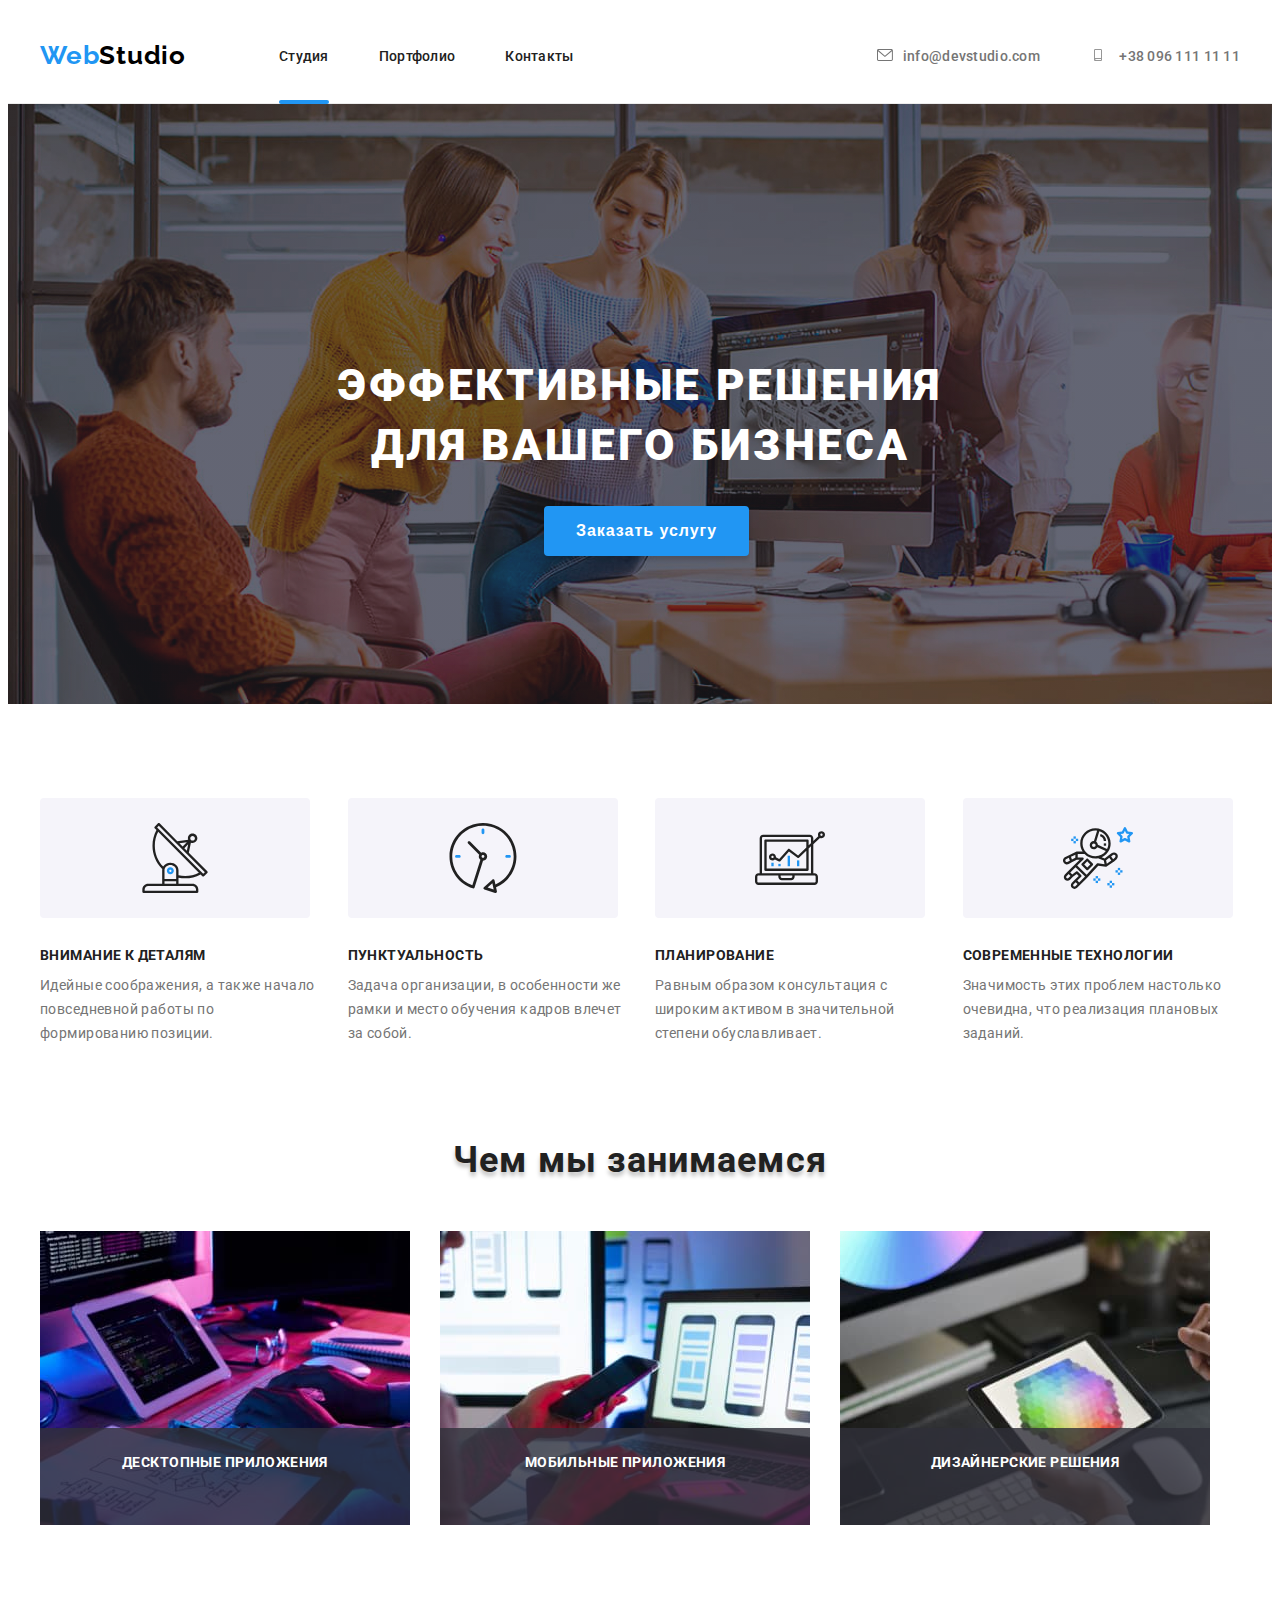
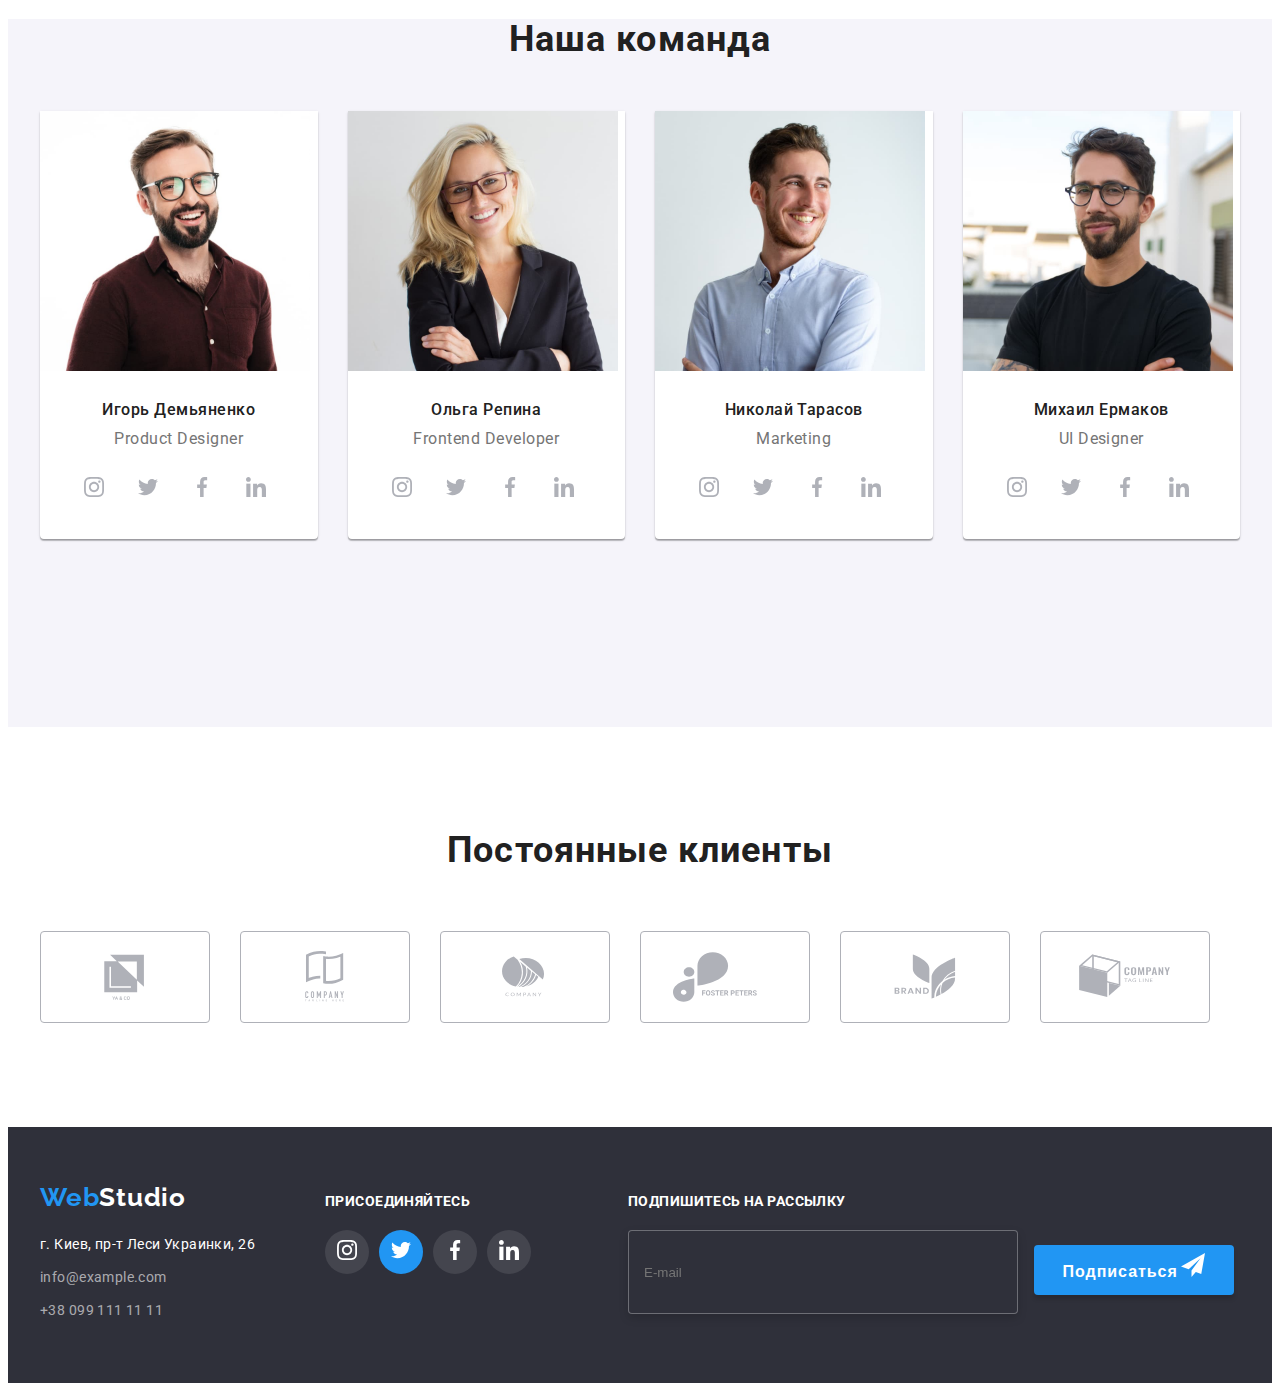
<file: index.html>
<!DOCTYPE html>
<html lang="ru">
<head>
    <meta charset="UTF-8">
    <meta http-equiv="X-UA-Compatible" content="IE=edge">
    <meta name="viewport" content="width=device-width, initial-scale=1.0">
    <title>Web Studio</title>
<link rel="preconnect" href="https://fonts.gstatic.com">
<link 
    href="https://fonts.googleapis.com/css2?family=Raleway:wght@700&family=Roboto:wght@400;500;700;900&display=swap"
    rel="stylesheet">
    <link rel="stylesheet" href="https://cdnjs.cloudflare.com/ajax/libs/modern-normalize/1.1.0/modern-normalize.min.css"
        
    integrity="sha512-wpPYUAdjBVSE4KJnH1VR1HeZfpl1ub8YT/NKx4PuQ5NmX2tKuGu6U/JRp5y+Y8XG2tV+wKQpNHVUX03MfMFn9Q=="
    crossorigin="anonymous" referrerpolicy="no-referrer" />
    
<link rel="stylesheet" href="./css/main.min.css">

</head>

<body>
    <!--HEADER-->
    <div class="page-header">
        <div class="container">
            <header class="header">
                <nav class="main-nav navigation">
                    <a target="_self" class="logo-text link " href="index.html"><span class="logo-color">Web</span>Studio</a>
        
                    <ul class="menu list">
                        <li class="menu__item">
                            <a target="_self" class="menu__link link current portfolio" href="index.html">Студия</a>
                        </li>
                        <li class="menu__item">
                            <a target="_self" class="menu__link link" href="portfolio.html">Портфолио</a>
                        </li>
                        <li class="menu__item">
                            <a target="_self" class="menu__link link" href="#footer">Контакты</a>
                        </li>
        
                    </ul>
        
        
                    <ul class="menu-header-contacts list">
                        
                        <li>
                            <a class="header-contacts menu-header-contacts-email link" href="mailto:info@devstudio.com"><svg
                                    class="contact-icons list" width="16" height="12">
                                    <use href="./images/sprite.svg#icon-list"></use>
                                </svg><span>info@devstudio.com</span>
                            </a>
                            
                        </li>

                        <li>
                            <a class="header-contacts link" href="tel:+380961111111"><svg class="contact-icons list" width="16" height="12"><use href="./images/sprite.svg#icon-smartphone"></use></svg>
                                <span>+38 096 111 11 11</span></a>
                        </li>
                    </ul>
        
        
                </nav>
        
        
            </header>
        </div>

    </div>
    

    <main>
        <!--HEROUS-->
        <div class="herous-background">
            <div class="container">
                <section class="hero">
                    <div class="hero-middle">
                        <h1 class="main-slogan">ЭФФЕКТИВНЫЕ РЕШЕНИЯ ДЛЯ ВАШЕГО БИЗНЕСА</h1>
                        <button class="modal-btn" type="button" data-modal-open>Заказать услугу</button>
                    </div>
                </section>
            
            </div>
        </div>
        
        <!--OUR DISTINCTIVE FEATURES-->
        <div class="container">
            <section>
                <div>
                    <h2 class="visually-hidden">Наши преимущества</h2>
                    <ul class="list features">
                        
                        
                        <li class="features__list-item">
                            <div class="features__icon">
                                <svg class="features-icon__1" width="70" height="70" >
                                    <use href="./images/sprite.svg#icon-antenna-1"></use>
                                </svg>
                            </div>
                            <h3 class="features__title">внимание к деталям</h3>
                            <p class="features__text">Идейные соображения, а также начало повседневной работы по формированию позиции.</p>
                        </li>
                        <li class="features__list-item">
                            <div class="features__icon">
                                <svg class="features-icon__1" width="70" height="70">
                                    <use href="./images/sprite.svg#icon-clock-1"></use>
                                </svg>
                            </div>
                            <h3 class="features__title">пунктуальность</h3>
                            <p class="features__text">Задача организации, в особенности же рамки и место обучения кадров влечет за собой.</p>
                        </li>
                        <li class="features__list-item">
                            <div class="features__icon">
                                <svg class="features-icon__1" width="70" height="70">
                                    <use href="./images/sprite.svg#icon-diagram-1"></use>
                                </svg>
                            </div>
                            <h3 class="features__title">планирование</h3>
                            <p class="features__text">Равным образом консультация с широким активом в значительной степени обуславливает.</p>
                        </li>
                        <li class="features__list-item">
                            <div class="features__icon">
                                <svg class="features-icon__1" width="70" height="70">
                                    <use href="./images/sprite.svg#icon-astronaut-1"></use>
                                </svg>
                            </div>
                            <h3 class="features__title">современные технологии</h3>
                            <p class="features__text">Значимость этих проблем настолько очевидна, что реализация плановых заданий.</p>
                        </li>
                    </ul>
                </div>
            </section>

        </div>

        <div class="container">
            <section>
                <!--WHAT WE ARE DOING-->
                <div>
                    <h2 class="activity">Чем мы занимаемся</h2>
                    <ul class="list activity-list">
                        <li class="activity-list-item">
                            <a href="#" class="activity-link link">
                                <div class="activity-front">
                                    <img src="./images/what-are-we-doing/left.jpg" alt="Человек печатает на клавиатуре" width="370" height="294">
                                    <p class="activity-overlay-text">десктопные приложения</p>
                                </div>
                            </a>
                        </li>
                        <li class="activity-list-item">
                            <a href="#" class="activity-link link">
                                <div class="activity-front">
                                    <img src="./images/what-are-we-doing/middle.jpg" alt="Человек держит в руках телефон" width="370" height="294">
                                    <p class="activity-overlay-text">мобильные приложения</p>

                                </div>
                            </a>

                        </li>
                        <li class="activity-list-item">
                            <a href="#" class="activity-link link">
                                <div class="activity-front">
                                    <img src="./images/what-are-we-doing/right.jpg" alt="Человек держит в руках планшет" width="370" height="294">
                                    <p class="activity-overlay-text">дизайнерские решения</p>
                                </div>
                            </a>
                        </li>
                    </ul>
                </div>
            
            </section>
        </div>

        
            <section class="employees">
                <!--OUR TEAM-->
                <div class="container">
                    <h2 class="our-team-tittle">Наша команда</h2>
                    <ul class="masters-list list">
                        <li class="masters-list-item">
                            <img src="./images/our-team/1.jpg" alt="мужчина в очках" width="270" height="260">
                            <h3 class="our-team-name">Игорь Демьяненко</h3>
                            <p class="our-team-post" lang="en">Product Designer</p>
                            <ul class="list our-team-social-social">
                                <li class="our-team-social-link">
                                    <a href="#" class="our-team-social-link">
                                        <svg class="our-team-social-link-icon">
                                            <use href="./images/sprite.svg#icon-instagram-2"></use>
                                        </svg>
                                    </a>
                                </li>
                                <li class="our-team-social-link">
                                    <a href="#" class="our-team-social-link">
                                        <svg class="our-team-social-link-icon">
                                            <use href="./images/sprite.svg#icon-twitter-1"></use>
                                        </svg>
                                    </a>
                                </li>
                                <li class="our-team-social-link">
                                    <a href="#" class="our-team-social-link">
                                        <svg class="our-team-social-link-icon">
                                            <use href="./images/sprite.svg#icon-facebook-1"></use>
                                        </svg>
                                    </a>
                                </li>
                                <li class="our-team-social-link">
                                    <a href="#" class="our-team-social-link">
                                        <svg class="our-team-social-link-icon">
                                            <use href="./images/sprite.svg#icon-linkedin-1"></use>
                                        </svg>
                                    </a>
                                </li>
                            
                            </ul>
                        </li>

                        <li class="masters-list-item">
                            <img src="./images/our-team/2.jpg" alt="девушка в очках" width="270" height="260">
                            <h3 class="our-team-name">Ольга Репина</h3>
                            <p class="our-team-post" lang="en">Frontend Developer</p>
                            <ul class="list our-team-social-social">
                                <li class="our-team-social-link">
                                    <a href="#" class="our-team-social-link">
                                        <svg class="our-team-social-link-icon">
                                            <use href="./images/sprite.svg#icon-instagram-2"></use>
                                        </svg>
                                    </a>
                                </li>
                                <li class="our-team-social-link">
                                    <a href="#" class="our-team-social-link">
                                        <svg class="our-team-social-link-icon">
                                            <use href="./images/sprite.svg#icon-twitter-1"></use>
                                        </svg>
                                    </a>
                                </li>
                                <li class="our-team-social-link">
                                    <a href="#" class="our-team-social-link">
                                        <svg class="our-team-social-link-icon">
                                            <use href="./images/sprite.svg#icon-facebook-1"></use>
                                        </svg>
                                    </a>
                                </li>
                                <li class="our-team-social-link">
                                    <a href="#" class="our-team-social-link">
                                        <svg class="our-team-social-link-icon">
                                            <use href="./images/sprite.svg#icon-linkedin-1"></use>
                                        </svg>
                                    </a>
                                </li>
                            
                            </ul>
                        </li>
                        <li class="masters-list-item">
                            <img src="./images/our-team/3.jpg" alt="мужчина в голубой рубашке" width="270" height="260">
                            <h3 class="our-team-name">Николай Тарасов</h3>
                            <p class="our-team-post" lang="en">Marketing</p>
                            <ul class="list our-team-social-social">
                                <li class="our-team-social-link">
                                    <a href="#" class="our-team-social-link">
                                        <svg class="our-team-social-link-icon">
                                            <use href="./images/sprite.svg#icon-instagram-2"></use>
                                        </svg>
                                    </a>
                                </li>
                                <li class="our-team-social-link">
                                    <a href="#" class="our-team-social-link">
                                        <svg class="our-team-social-link-icon">
                                            <use href="./images/sprite.svg#icon-twitter-1"></use>
                                        </svg>
                                    </a>
                                </li>
                                <li class="our-team-social-link">
                                    <a href="#" class="our-team-social-link">
                                        <svg class="our-team-social-link-icon">
                                            <use href="./images/sprite.svg#icon-facebook-1"></use>
                                        </svg>
                                    </a>
                                </li>
                                <li class="our-team-social-link">
                                    <a href="#" class="our-team-social-link">
                                        <svg class="our-team-social-link-icon">
                                            <use href="./images/sprite.svg#icon-linkedin-1"></use>
                                        </svg>
                                    </a>
                                </li>
                            
                            </ul>
                        </li>
                        <li class="masters-list-item">
                            <img src="./images/our-team/4.jpg" alt="мужчина в очках и футболке" width="270" height="260">
                            <h3 class="our-team-name">Михаил Ермаков</h3>
                            <p class="our-team-post" lang="en">UI Designer</p>
                            <ul class="list our-team-social-social">
                                <li class="our-team-social-link">
                                    <a href="#" class="our-team-social-link">
                                        <svg class="our-team-social-link-icon">
                                            <use href="./images/sprite.svg#icon-instagram-2"></use>
                                        </svg>
                                    </a>
                                </li>
                                <li class="our-team-social-link">
                                    <a href="#" class="our-team-social-link">
                                        <svg class="our-team-social-link-icon">
                                            <use href="./images/sprite.svg#icon-twitter-1"></use>
                                        </svg>
                                    </a>
                                </li>
                                <li class="our-team-social-link">
                                    <a href="#" class="our-team-social-link">
                                        <svg class="our-team-social-link-icon">
                                            <use href="./images/sprite.svg#icon-facebook-1"></use>
                                        </svg>
                                    </a>
                                </li>
                                <li class="our-team-social-link">
                                    <a href="#" class="our-team-social-link">
                                        <svg class="our-team-social-link-icon">
                                            <use href="./images/sprite.svg#icon-linkedin-1"></use>
                                        </svg>
                                    </a>
                                </li>
                            
                            </ul>
                        </li>
                        
                    </ul>
                </div>
            </section>

            <div class="container">
                <section>
                <!--REGULAR-CUSTOMERS-->
                <div class="regular-customers">
                    <h2 class="regular-customers-tittle">Постоянные клиенты</h2>
                    <ul class="list regular-customers-list">
                        <li>
                            <a href="">
                                <svg class="regular-customers-icon regular-customers-border" width="106" height="60"><use href="./images/sprite.svg#icon-ya-and-co"></use></svg>
                            </a>
                        </li>
                        <li>
                            <a href="">
                                <svg class="regular-customers-icon regular-customers-border" width="106" height="60"><use href="./images/sprite.svg#icon-company-tagline"></use></svg>

                            </a>
                        </li>
                        <li>
                            <a href="">
                                <svg class="regular-customers-icon regular-customers-border" width="106" height="60">
                                    <use href="./images/sprite.svg#icon-company-cirkle"></use>
                                </svg>
                            </a>
                        </li>
                        <li>
                            <a href="">
                                <svg class="regular-customers-icon regular-customers-border" width="106" height="60">
                                    <use class="box" href="./images/sprite.svg#icon-group"></use>
                                </svg>
                            </a>
                        </li>
                        <li>
                            <a href="">
                                <svg class="regular-customers-icon regular-customers-border" width="106" height="60">
                                    <use href="./images/sprite.svg#icon-brand">
                                </svg>
                            </a>
                        </li>
                        <li>
                            <a href="">
                                <svg class="regular-customers-icon regular-customers-border" width="106" height="60">
                                    <use href="./images/sprite.svg#icon-company-box">
                                </svg>
                            </a>
                        </li>
                    </ul>








                </div>
                    
                
                </section>

            </div>
            
        
        

    </main>

    <footer id="footer">
        <!--Contact Information-->
        
        <div class="footer-bg">
            <div class="footer-position">
                <div class="delajem-flex container ">
                    <div class="logo-and-contacts">
                        <div class="text-footer">
                            <a class="logo-text-footer link" href="index.html"><span class="logo-color">Web</span>Studio</a>
                
                            <address>
                
                                <ul class="list info-footer">
                
                                    <li class="info-footer-item"><a class="footer-adress-color link"
                                            href="https://goo.gl/maps/4jYSG3tw3BuYqJCy7"><span>г. Киев, пр-т
                                                Леси Украинки, 26</span></a></li>
                
                                    <li class="info-footer-item"><a class="footer-contacts link" href="mailto:">info@example.com</a>
                                    </li>
                
                                    <li class="info-footer-item"><a class="footer-contacts link" href="tel:+380991111111">+38 099 111 11
                                            11</a>
                                    </li>
                
                                </ul>
                
                            </address>
                
                        </div>
                    </div>
                
                    <div class="container-footer">
                        <h2 class="social-list-text">присоединяйтесь</h2>
                        <ul class="social-list-footer">
                            <li class="social-list-footer-link">
                                <a href="#" class="">
                                    <svg class="social-list-footer-icon" width="44" height="44">
                                        <use href="./images/sprite.svg#icon-instagram-2"></use>
                                    </svg>
                                </a>
                            </li>
                            <li class="social-list-footer-link twitter-footer">
                                <a href="#" class="">
                                    <svg class="social-list-footer-icon twitter-footer-icon" width="44" height="44">
                                        <use href="./images/sprite.svg#icon-twitter-1"></use>
                                    </svg>
                                </a>
                            </li>
                            <li class="social-list-footer-link">
                                <a href="#" class="">
                                    <svg class="social-list-footer-icon" width="44" height="44">
                                        <use href="./images/sprite.svg#icon-facebook-1"></use>
                                    </svg>
                                </a>
                            </li>
                            <li class="social-list-footer-link">
                                <a href="#" class="">
                                    <svg class="social-list-footer-icon" width="" height="">
                                        <use href="./images/sprite.svg#icon-linkedin-1"></use>
                                    </svg>
                                </a>
                            </li>
                
                        </ul>
                    </div>
                
                    <div class="footer-send-email">
                        <p class="footer-send-email-text">подпишитесь на рассылку</p>
                        <label class="footer-subscribe-section">
                            <input type="email" class="footer-send-email-input footer-input-text" name="user-name" placeholder="E-mail">
                            <button type="button" class="footer-send-email-button"><span class="footer-btn-text">Подписаться</span>
                                <svg class="footer-subscribe-icon">
                                    <use href="./images/sprite.svg#icon-icon-send"></use>
                                </svg>
                            </button>
                        </label>
                    </div>
                </div>

            </div>
            




        </div>
           
    
    </footer>

    <div class="backdrop is-hidden" data-modal>
        <div class="modal">
            <button type="button" class="close-btn" data-modal-close>
                <svg class="backdrop-modal-btn" width="" height="">
                    <use href="./images/sprite.svg#icon-Vector"></use>
                </svg>

            </button>
           
           
            <form action="#" class="modal-form">
                <p class="modal-form-head">Оставьте свои данные, мы вам перезвоним</p>
                <label class="modal-form-field">
                    Имя
                    <span class="modal-form-input-wrapper">
                        <input type="text" class="modal-form-input" name="user-name" title="Имя должно содержать символы кириллицы или латиницы" pattern="[a-zA-Zа-яёА-ЯЁ]+" minlength="2" required>
                        <svg class="modal-form-icon" width="" height="">
                            <use href="./images/sprite.svg#icon-Vector-5"></use>
                        </svg>
                    </span>
                    
                </label>
                <label class="modal-form-field">
                    Телефон
                    <span class="modal-form-input-wrapper">
                        <input type="tel" class="modal-form-input" name="user-name" 
                        pattern="[0-9]{3}[0-9]{2}-[0-9]-{2}" title="096-000-00-00" required>
                        <svg class="modal-form-icon" width="" height="">
                            <use href="./images/sprite.svg#icon-Vector-3"></use>
                        </svg>
                    </span>
                    
                </label>
                <label class="modal-form-field">
                     Почта
                    <span class="modal-form-input-wrapper ">
                        
                            <input type="email" class="modal-form-input" name="email">
                                <svg class="modal-form-icon" width="" height="">
                                    <use href="./images/sprite.svg#icon-Vector-4"></use>
                                </svg>
                    </span>
                    
                </label>
                <label class="modal-form-field">
                    Комментарий
                    <textarea class="modal-form-message" name="user-message" placeholder="Введите текст"></textarea>
                </label>
            
                    
                <input type="checkbox" class="modal-form-checkbox visually-hidden" id="accept-policy">
                <label for="accept-policy" class="modal-form-checkbox-label">Соглашаюсь с рассылкой и принимаю&nbsp;<a href="#" class="modal-form-label-link">Условия договора</a></label>

                <button type="submit" class="modal-form-btn"><span class="modal-form-btn-send">Отправить</span></button>
            

            </form>




        </div>
        
    </div>

    <script src="./js/modal.js"></script>
</body>


</html>




<!--
    .logo
    .menu
    .modal-btn
-->
</file>
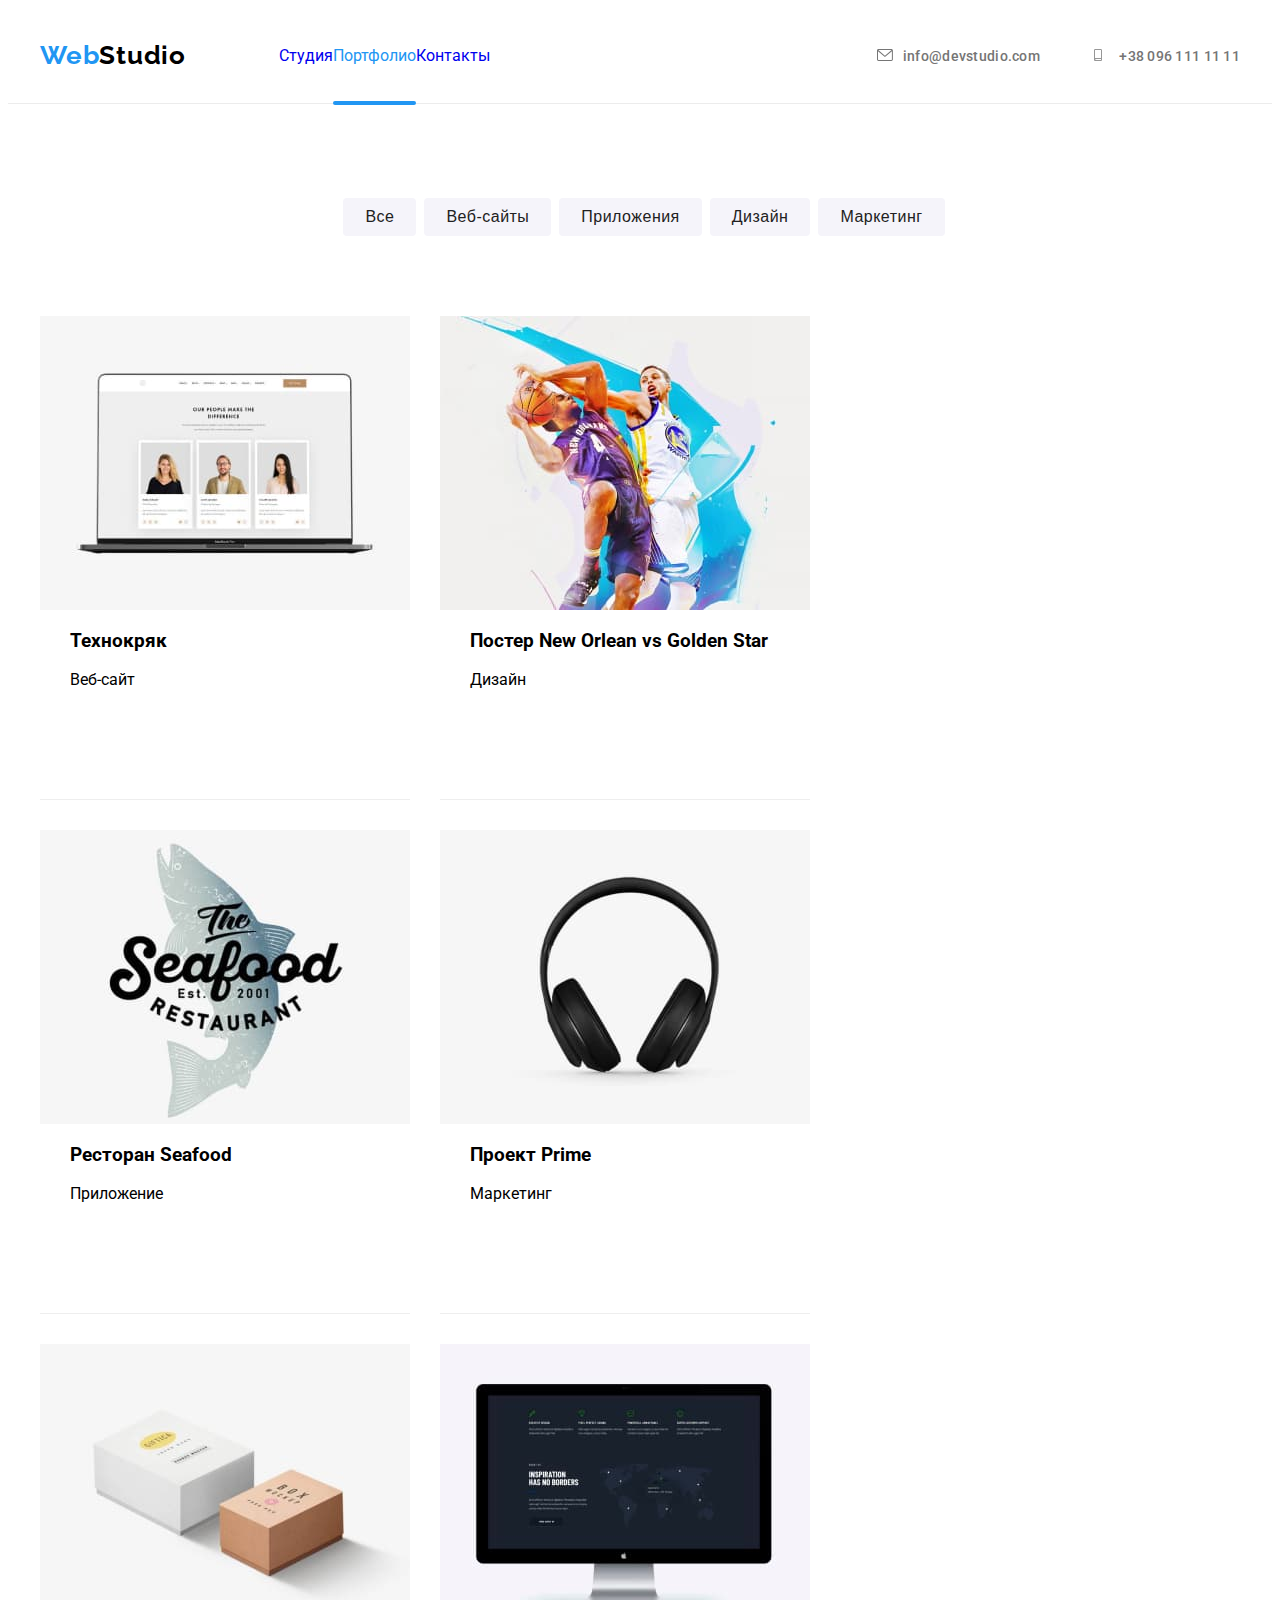
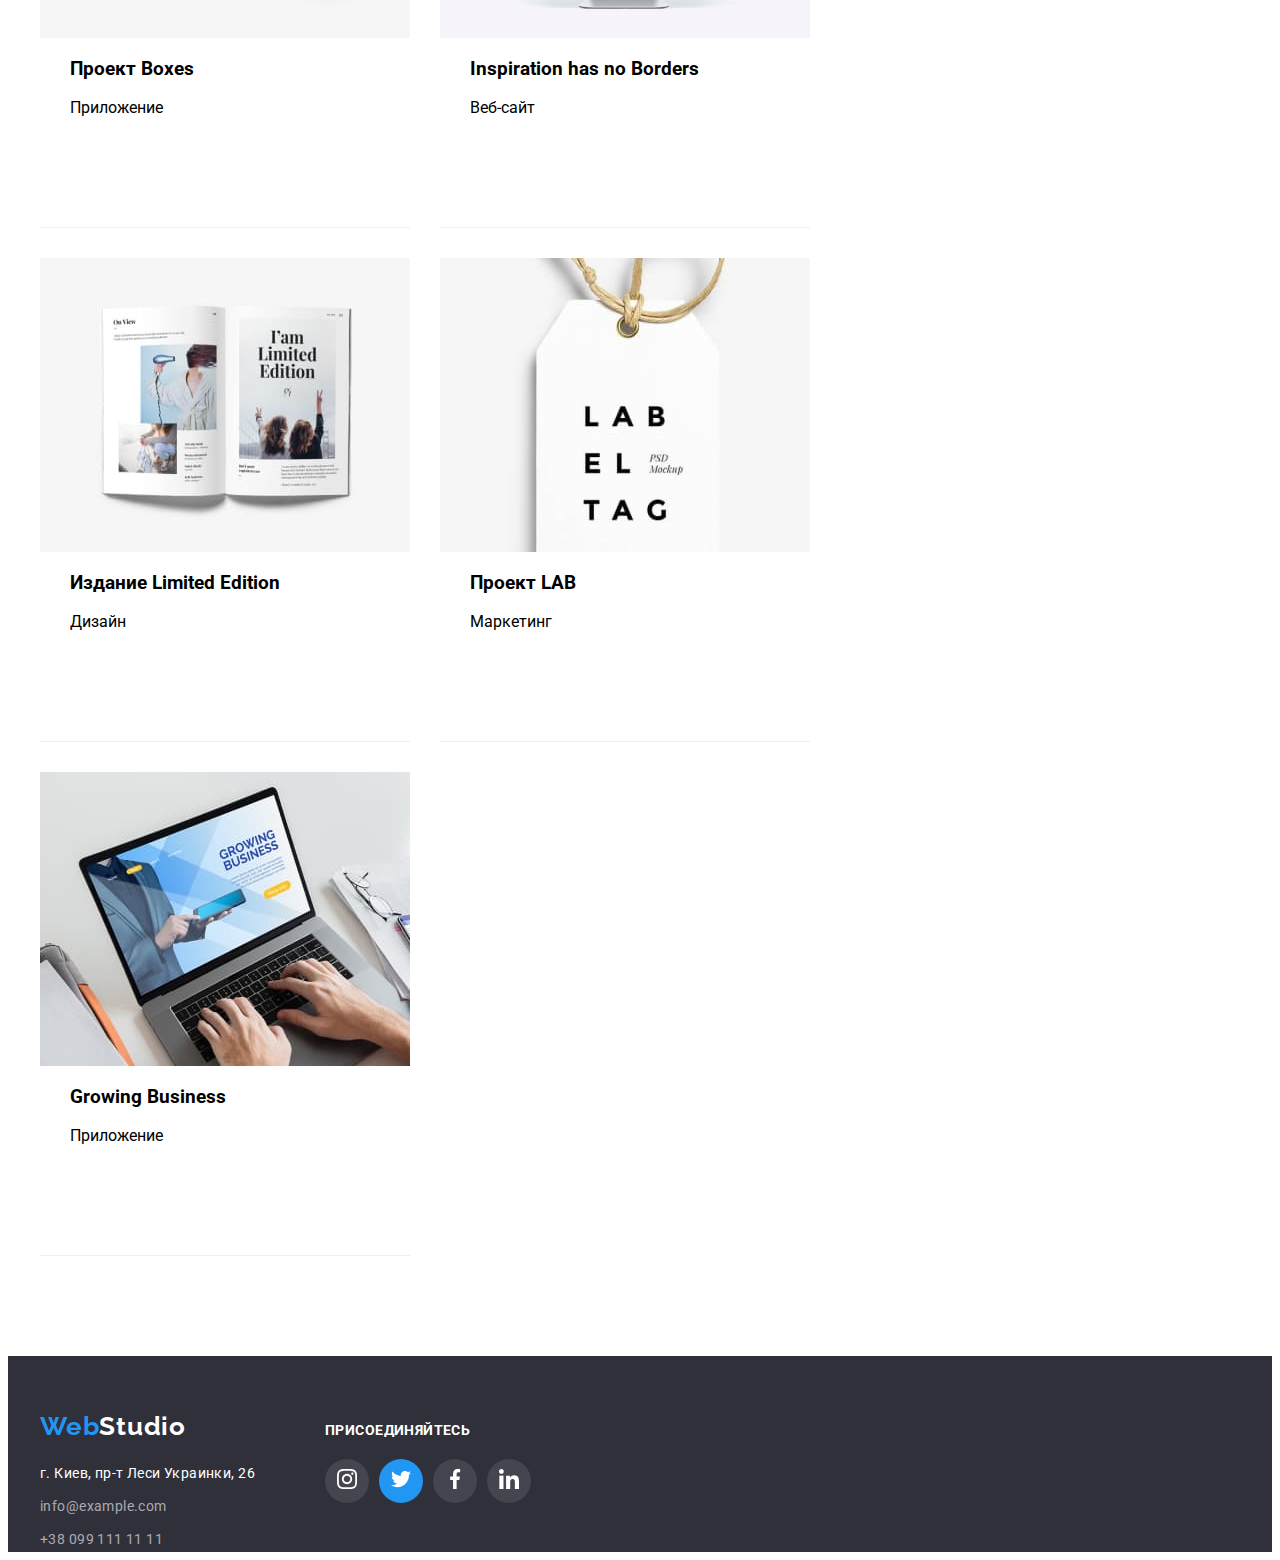
<file: portfolio.html>
<!DOCTYPE html>
<html lang="en">
<head>
    <meta charset="UTF-8">
    <meta http-equiv="X-UA-Compatible" content="IE=edge">
    <meta name="viewport" content="width=device-width, initial-scale=1.0">
    <title>Portfolio</title>
    <link rel="preconnect" href="https://fonts.gstatic.com">
    <link href="https://fonts.googleapis.com/css2?family=Raleway:wght@700&family=Roboto:wght@400;500;700;900&display=swap"
        rel="stylesheet">
        <link rel="stylesheet" href="https://cdnjs.cloudflare.com/ajax/libs/modern-normalize/1.1.0/modern-normalize.min.css"
            integrity="sha512-wpPYUAdjBVSE4KJnH1VR1HeZfpl1ub8YT/NKx4PuQ5NmX2tKuGu6U/JRp5y+Y8XG2tV+wKQpNHVUX03MfMFn9Q=="
            crossorigin="anonymous" referrerpolicy="no-referrer" />
    <link rel="stylesheet" href="./css/main.min.css">

</head>
<body>
    <!--HEADER-->
    <div class="page-header">
        <div class="container">
            <header class="header">
                <nav class="main-nav navigation">
                    <a target="_self" class="logo-text link " href="index.html"><span
                            class="logo-color">Web</span>Studio</a>
    
                    <ul class="list menu">
                        <li class="menu-item">
                            <a target="_self" class="menu-link link " href="index.html">Студия</a>
                        </li>
                        <li class="menu-item">
                            <a target="_self" class="menu-link link current portfolio" href="portfolio.html">Портфолио</a>
                        </li>
                        <li class="menu-item">
                            <a target="_self" class="menu-link link" href="#footer">Контакты</a>
                        </li>
    
                    </ul>
    
    
                    <ul class="menu-header-contacts list">
    
                        <li>
                            <a class="header-contacts menu-header-contacts-email link" href="mailto:info@devstudio.com"><svg
                                    class="contact-icons list" width="16" height="12" style="">
                                    <use href="./images/sprite.svg#icon-list"></use>
                                </svg><span>info@devstudio.com</span>
                            </a>
    
                        </li>
    
                        <li>
                            <a class="header-contacts link" href="tel:+380961111111"><svg class="contact-icons list"
                                    width="16" height="12">
                                    <use href="./images/sprite.svg#icon-smartphone"></use>
                                </svg>
                                <span>+38 096 111 11 11</span></a>
                        </li>
                    </ul>
    
    
                </nav>
    
    
            </header>
        </div>
    
    </div>

    </div>
    

    <!--EXAMPLES-OF-WORK-->
    <main>
        <!--PORTFOLIO-EXAMPLES-LIST-BUTTONS-->
        <section>
            <div class="container">
        
                <h1 hidden>Проекты компании</h1>
                <div>
                    <ul class="list buttons-list">
                        <li><button class="portfolio-list-btn" type="button">Все</button></li>
                        <li><button class="portfolio-list-btn" type="button">Веб-сайты</button></li>
                        <li><button class="portfolio-list-btn" type="button">Приложения</button></li>
                        <li><button class="portfolio-list-btn" type="button">Дизайн</button></li>
                        <li><button class="portfolio-list-btn" type="button">Маркетинг</button></li>
                    </ul>
            
                </div>

             </div>
        

         <!--PORTFOLIO-EXAMPLES-LIST-->
            <div class="container">
                <div>
                    <ul class="list images-list">
                        <li class="images-list-item team-list-link-wrapper border">
                            <a href="#" class="link">
                                <div class="team-img-wrapper">
                                    <img src="./images/portfolio/1.jpg" alt="Открытый ноутбук" width="370" height="294">
                                    <p class="overlay">Технокряк это современная площадка распространения коронавируса. Компании используют эту
                                        платформу для цифрового
                                        шпионажа и атак на защищённые сервера конкурентов.</p>
                                </div>

                            </a>
                            <h3 class="portfolio-tittle">Технокряк</h3>
                            <p class="portfolio-item-text"> Веб-сайт</p>
                        </li>
                        <li class="images-list-item border">
                            <a href="#" class="team-list-link-wrapper link">
                                <div class="team-img-wrapper">
                                    <img src="./images/portfolio/2.jpg" alt="Баскетбол" width="370" height="294">
                                    <h3 class="portfolio-tittle">Постер <span lang="en">New Orlean vs Golden Star</span></h3>
                                    <p class="portfolio-item-text">Дизайн</p>
                                </div>
                               
                            </a>
                           
                        </li>
                        <li class="images-list-item border">
                            <a href="#" class="team-list-link-wrapper link">
                                <div class="team-img-wrapper">
                                    <img src="./images/portfolio/3.jpg" alt="Эмблема ресторана" width="370" height="294">
                                    <h3 class="portfolio-tittle">Ресторан <span>Seafood</span></h3>
                                    <p class="portfolio-item-text">Приложение</p>
                                </div>
                            </a>
                            
                        </li>
                        <li class="images-list-item border">
                            <a href="#" class="team-list-link-wrapper link">
                                <div class="team-img-wrapper">
                                    <img src="./images/portfolio/4.jpg" alt="Наушники" width="370" height="294">
                                    <h3 class="portfolio-tittle">Проект <span lang="en">Prime</span></h3>
                                    <p class="portfolio-item-text">Маркетинг</p>
                                </div>
                            </a>
                        </li>
                        <li class="images-list-item border">
                            <a href="#" class="team-list-link-wrapper link">
                                <div class="team-img-wrapper">
                                    <img src="./images/portfolio/5.jpg" alt="Коробки" width="370" height="294">
                                    <h3 class="portfolio-tittle">Проект <span lang="en">Boxes</span></h3>
                                    <p class="portfolio-item-text">Приложение</p>
                                </div>
                            </a>
                           
                        </li>
                        <li class="images-list-item border">
                            <a href="#" class="team-list-link-wrapper link">
                                <div class="team-img-wrapper">
                                    <img src="./images/portfolio/6.jpg" alt="Аймак" width="370" height="294">
                                    <h3 class="portfolio-tittle" lang="en">Inspiration has no Borders</h3>
                                    <p class="portfolio-item-text">Веб-сайт</p>
                                </div>
                            </a>
                            
                        </li>
                        <li class="images-list-item border">
                            <a href="#" class="team-list-link-wrapper link">
                                <div class="team-img-wrapper">
                                    <img src="./images/portfolio/7.jpg" alt="Открытый журнал" width="370" height="294">
                                    <h3 class="portfolio-tittle">Издание <span lang="en">Limited Edition</span></h3>
                                    <p class="portfolio-item-text">Дизайн</p>
                                </div>
                            </a>
                            
                        </li>
                        <li class="images-list-item border">
                            <a href="#" class="team-list-link-wrapper link">
                                <div class="team-img-wrapper">
                                    <img src="./images/portfolio/8.jpg" alt="Этикетка" width="370" height="294">
                                    <h3 class="portfolio-tittle">Проект <span lang="en">LAB</span></h3>
                                    <p class="portfolio-item-text">Маркетинг</p>
                                </div>
                            </a>
                            
                        </li>
                        <li class="images-list-item border">
                            <a href="#" class="team-list-link-wrapper link">
                                <div class="team-img-wrapper">
                                    <img src="./images/portfolio/9.jpg" alt="Чеолвек печатает на ноутбуке" width="370" height="294">
                                    <h3 class="portfolio-tittle" lang="en">Growing Business</h3>
                                    <p class="portfolio-item-text">Приложение</p>
                                </div>
                            </a>
                           
                        </li>
                    </ul>
                </div>
                
            </div>



        </section>

    </main>

    
<footer id="footer">
    <!--Contact Information-->

    <div class="footer-bg">
        <div class="delajem-flex container ">
            <div class="logo-and-contacts">
                <div class="text-footer">
                    <a class="logo-text-footer link" href="index.html"><span class="logo-color">Web</span>Studio</a>

                    <address>

                        <ul class="list info-footer">

                            <li class="info-footer-item"><a class="footer-adress-color link"
                                    href="https://goo.gl/maps/4jYSG3tw3BuYqJCy7"><span>г. Киев, пр-т
                                        Леси Украинки, 26</span></a></li>

                            <li class="info-footer-item"><a class="footer-contacts link"
                                    href="mailto:">info@example.com</a></li>

                            <li class="info-footer-item"><a class="footer-contacts link" href="tel:+380991111111">+38
                                    099 111 11 11</a>
                            </li>

                        </ul>

                    </address>

                </div>
            </div>

            <div class="container-footer">
                <h2 class="social-list-text">присоединяйтесь</h2>
                <ul class="social-list-footer">
                    <li class="social-list-footer-link">
                        <a href="#" class="">
                            <svg class="social-list-footer-icon" width="44" height="44">
                                <use href="./images/sprite.svg#icon-instagram-2"></use>
                            </svg>
                        </a>
                    </li>
                    <li class="social-list-footer-link twitter-footer">
                        <a href="#" class="twitter-footer-icon">
                            <svg class="social-list-footer-icon" width="44" height="44">
                                <use href="./images/sprite.svg#icon-twitter-1"></use>
                            </svg>
                        </a>
                    </li>
                    <li class="social-list-footer-link">
                        <a href="#" class="">
                            <svg class="social-list-footer-icon" width="44" height="44">
                                <use href="./images/sprite.svg#icon-facebook-1"></use>
                            </svg>
                        </a>
                    </li>
                    <li class="social-list-footer-link">
                        <a href="#" class="">
                            <svg class="social-list-footer-icon" width="" height="">
                                <use href="./images/sprite.svg#icon-linkedin-1"></use>
                            </svg>
                        </a>
                    </li>

                </ul>
            </div>
        </div>


</footer>
    
</body>
</html>
</file>
<file: css/main.min.css>
:root{--main-font: "Roboto", sans-serif;--secondary-font: "Raleway", sans-serif;--basic-color: #212121;--accent-color: #2196f3}.visually-hidden{position:absolute !important;clip:rect(1px 1px 1px 1px);clip:rect(1px, 1px, 1px, 1px);padding:0 !important;border:0 !important;height:1px !important;width:1px !important}.visually-hidden{overflow:hidden}h1,h2,h3,h4,h5,h6,p{margin-top:0;margin-bottom:0}img{display:block;max-width:100%;height:auto}ul,ol{margin-top:0;margin-bottom:0;padding-left:0}.list{list-style:none}.link{text-decoration:none}body{font-family:"Roboto", sans-serif}.container{width:1200px;margin-left:auto;margin-right:auto;padding-left:15px;padding-right:15px}.logo-text{font-family:var(--secondary-font);font-weight:700;font-size:26px;line-height:1.19;letter-spacing:0.03em;color:#000000;margin-right:93px}.main-slogan{font-weight:900;font-size:44px;line-height:1.36;letter-spacing:0.06em;text-transform:uppercase;color:#ffffff;width:696px;text-align:center}.modal-form-head{font-family:Roboto;font-weight:700;font-size:20px;line-height:1.15;text-align:center;letter-spacing:0.03em;margin-bottom:12px;color:#212121}.features-title{margin-top:30px;font-weight:700;font-size:14px;line-height:1.14;letter-spacing:0.03em;text-transform:uppercase;color:#212121}.features-text{font-weight:400;font-size:14px;line-height:1.71;letter-spacing:0.03em;margin-top:10px;color:#757575}.activity-overlay-text{background:rgba(47,48,58,0.8);font-weight:700;font-size:14px;line-height:1.14;text-align:center;letter-spacing:0.03em;text-transform:uppercase;color:#ffffff;position:absolute;height:100%;width:100%;overflow:auto;padding-top:27px;bottom:0;left:0;height:70px;width:370px}.activity{position:relative;font-weight:700;font-size:36px;line-height:1.16;text-align:center;letter-spacing:0.03em;margin-bottom:50px;margin-top:94px;color:#212121;text-shadow:0px 4px 4px rgba(0,0,0,0.25)}.our-team-name{font-weight:500;font-size:16px;line-height:1.18;text-align:center;letter-spacing:0.03em;padding-top:30px;color:#212121}.our-team-post{font-weight:400;font-size:16px;line-height:1.18;text-align:center;letter-spacing:0.03em;padding-top:10px;color:#757575}.logo-text-footer{font-family:var(--secondary-font);font-style:normal;font-weight:700;font-size:26px;line-height:1.19;letter-spacing:0.03em;color:#ffffff}.footer-adress-color{font-style:normal;font-weight:400;font-size:14px;line-height:1.71;letter-spacing:0.03em;color:#ffffff}.footer-contacts{font-style:normal;font-size:14px;line-height:1.71;letter-spacing:0.03em;margin-top:20px;color:rgba(255,255,255,0.6)}.social-list-text{font-weight:700;font-size:14px;line-height:1.14;letter-spacing:0.03em;text-transform:uppercase;color:#ffffff}.footer-send-email-text{font-style:400;font-weight:bold;font-size:14px;line-height:1.14;letter-spacing:0.03em;text-transform:uppercase;color:#ffffff}.footer-input-text{color:#ffffff}.footer-input-text:focus{outline:none}.footer-send-email-button{position:relative;background:#2196f3;-webkit-box-shadow:0px 4px 4px rgba(0,0,0,0.15);box-shadow:0px 4px 4px rgba(0,0,0,0.15);border-radius:4px;width:200px;height:50px;border:none;-webkit-box-align:center;-ms-flex-align:center;align-items:center;margin-left:12px;cursor:pointer}.footer-send-email-button:hover,.footer-send-email-button:focus{-webkit-transition:-webkit-transform 250ms cubic-bezier(0.4, 0, 0.2, 1);transition:-webkit-transform 250ms cubic-bezier(0.4, 0, 0.2, 1);transition:transform 250ms cubic-bezier(0.4, 0, 0.2, 1);transition:transform 250ms cubic-bezier(0.4, 0, 0.2, 1), -webkit-transform 250ms cubic-bezier(0.4, 0, 0.2, 1)}.our-team-tittle{font-weight:700;font-size:36px;line-height:1.16;text-align:center;letter-spacing:0.03em;margin-bottom:50px;margin-top:94px;color:#212121}.our-team-tittle{font-weight:700;font-size:36px;line-height:1.16;text-align:center;letter-spacing:0.03em;margin-bottom:50px;margin-top:94px;color:#212121}.regular-customers-tittle{font-style:var(--main-font);font-style:normal;font-weight:700;font-size:36px;line-height:1.66;text-align:center;letter-spacing:0.03em;margin-top:94px;color:#212121}.features__title{margin-top:30px;font-weight:700;font-size:14px;line-height:1.14;letter-spacing:0.03em;text-transform:uppercase;color:#212121}.our-team-social-link-icon{width:20px;height:20px;fill:#afb1b8}.our-team-social-link:hover .our-team-social-link-icon,.our-team-social-link:focus .our-team-social-link-icon{fill:white;-webkit-transition:-webkit-transform 250ms cubic-bezier(0.4, 0, 0.2, 1);transition:-webkit-transform 250ms cubic-bezier(0.4, 0, 0.2, 1);transition:transform 250ms cubic-bezier(0.4, 0, 0.2, 1);transition:transform 250ms cubic-bezier(0.4, 0, 0.2, 1), -webkit-transform 250ms cubic-bezier(0.4, 0, 0.2, 1)}.our-team-social-link{display:-webkit-box;display:-ms-flexbox;display:flex;width:44px;height:44px;-webkit-box-align:center;-ms-flex-align:center;align-items:center;-webkit-box-pack:center;-ms-flex-pack:center;justify-content:center;border-radius:50%;background-color:#ffffff}.our-team-social-link:hover,.our-team-social-link:focus{background-color:#2196f3;-webkit-transition:-webkit-transform 250ms cubic-bezier(0.4, 0, 0.2, 1);transition:-webkit-transform 250ms cubic-bezier(0.4, 0, 0.2, 1);transition:transform 250ms cubic-bezier(0.4, 0, 0.2, 1);transition:transform 250ms cubic-bezier(0.4, 0, 0.2, 1), -webkit-transform 250ms cubic-bezier(0.4, 0, 0.2, 1)}.backdrop{position:fixed;top:0;left:0;width:100vw;height:100vh;background-color:rgba(0,0,0,0.2);-webkit-transition:opacity 700ms cubic-bezier(0.4, 0, 0.2, 1),visibility 700ms cubic-bezier(0.4, 0, 0.2, 1);transition:opacity 700ms cubic-bezier(0.4, 0, 0.2, 1),visibility 700ms cubic-bezier(0.4, 0, 0.2, 1)}.backdrop-modal-btn{fill:#000000;width:11px;height:11px}.is-hidden{opacity:0;visibility:hidden;pointer-events:none}.modal{position:absolute;left:50%;top:50%;width:528px;height:580px;background-color:#ffffff;-webkit-transform:translate(-50%, -50%);transform:translate(-50%, -50%)}.modal-form{padding:40px;display:-webkit-box;display:-ms-flexbox;display:flex}.modal-form{-webkit-box-orient:vertical;-webkit-box-direction:normal;-ms-flex-direction:column;flex-direction:column}.modal-form-head{font-family:Roboto;font-weight:700;font-size:20px;line-height:1.15;text-align:center;letter-spacing:0.03em;margin-bottom:12px;color:#212121}.modal-form-input-wrapper{position:relative;margin-top:4px;display:block}.modal-form-input{width:100%;border:1px solid rgba(33,33,33,0.2);border-radius:4px;height:40px;padding-left:42px;-webkit-transition:-webkit-transform 250ms cubic-bezier(0.4, 0, 0.2, 1);transition:-webkit-transform 250ms cubic-bezier(0.4, 0, 0.2, 1);transition:transform 250ms cubic-bezier(0.4, 0, 0.2, 1);transition:transform 250ms cubic-bezier(0.4, 0, 0.2, 1), -webkit-transform 250ms cubic-bezier(0.4, 0, 0.2, 1)}.modal-form-input:focus{outline:none;border-color:#2196f3;-webkit-transition:-webkit-transform 250ms cubic-bezier(0.4, 0, 0.2, 1);transition:-webkit-transform 250ms cubic-bezier(0.4, 0, 0.2, 1);transition:transform 250ms cubic-bezier(0.4, 0, 0.2, 1);transition:transform 250ms cubic-bezier(0.4, 0, 0.2, 1), -webkit-transform 250ms cubic-bezier(0.4, 0, 0.2, 1)}.modal-form-field{font-weight:400;font-size:12px;line-height:1.66;letter-spacing:0.01em;margin-bottom:10px;position:relative;color:#757575}.modal-form-input-link{display:-webkit-box;display:-ms-flexbox;display:flex;width:18px;height:18px;-webkit-box-align:center;-ms-flex-align:center;align-items:center;-webkit-box-pack:center;-ms-flex-pack:center;justify-content:center;border:inherit;background-color:#ffffff}.modal-form-icon{display:block;width:12px;height:12px;position:absolute;top:50%;left:12px;-webkit-transform:translateY(-50%);transform:translateY(-50%);-webkit-transition:-webkit-transform 250ms cubic-bezier(0.4, 0, 0.2, 1);transition:-webkit-transform 250ms cubic-bezier(0.4, 0, 0.2, 1);transition:transform 250ms cubic-bezier(0.4, 0, 0.2, 1);transition:transform 250ms cubic-bezier(0.4, 0, 0.2, 1), -webkit-transform 250ms cubic-bezier(0.4, 0, 0.2, 1)}.modal-form-input:focus+.modal-form-icon{fill:var(--accent-color);-webkit-transition:-webkit-transform 250ms cubic-bezier(0.4, 0, 0.2, 1);transition:-webkit-transform 250ms cubic-bezier(0.4, 0, 0.2, 1);transition:transform 250ms cubic-bezier(0.4, 0, 0.2, 1);transition:transform 250ms cubic-bezier(0.4, 0, 0.2, 1), -webkit-transform 250ms cubic-bezier(0.4, 0, 0.2, 1)}.modal-form-message{width:100%;height:120px;margin-top:4px;border:1px solid rgba(33,33,33,0.2);border-radius:4px;padding:12px 16px;resize:none}.modal-form-message{outline:none;border-color:var(--accent-color);-webkit-transform:250ms cubic-bezier(0.4, 0, 0.2, 1);transform:250ms cubic-bezier(0.4, 0, 0.2, 1)}.modal-form-message::-webkit-input-placeholder{color:#ffffff}.modal-form-message:-ms-input-placeholder{color:#ffffff}.modal-form-message::-ms-input-placeholder{color:#ffffff}.modal-form-message::placeholder{color:#ffffff}.modal-form-message::focus{outline:none;border-color:var(--accent-color);-webkit-transition:-webkit-transform 250ms cubic-bezier(0.4, 0, 0.2, 1);transition:-webkit-transform 250ms cubic-bezier(0.4, 0, 0.2, 1);transition:transform 250ms cubic-bezier(0.4, 0, 0.2, 1);transition:transform 250ms cubic-bezier(0.4, 0, 0.2, 1), -webkit-transform 250ms cubic-bezier(0.4, 0, 0.2, 1)}.modal-form-checkbox-label{display:-webkit-box;display:-ms-flexbox;display:flex;font-size:12px;-webkit-box-align:center;-ms-flex-align:center;align-items:center;margin-bottom:20px}.modal-form-checkbox-label::before{display:block;width:16px;height:15px;border:1px solid #303030;cursor:pointer;content:"";margin-right:10px}.modal-form-btn{position:relative;left:50%;-webkit-transform:translate(-50%, 0);transform:translate(-50%, 0);background:#2196f3;-webkit-box-shadow:0px 4px 4px rgba(0,0,0,0.15);box-shadow:0px 4px 4px rgba(0,0,0,0.15);width:200px;height:50px;border-radius:4px;border:inherit}.modal-form-btn-send{font-style:400;font-weight:bold;font-size:16px;line-height:1.85;letter-spacing:0.06em;color:#ffffff}.modal-form-checkbox:checked+.modal-form-checkbox-label::before{width:16px;height:15px;border:inherit;outline:2px solid #404072}.close-btn{position:absolute;width:30px;height:30px;border-radius:50%;border:1px solid rgba(0,0,0,0.1);background-color:transparent;cursor:pointer;top:8px;right:8px;padding:0}.modal-form-checkbox-label::before{display:block;width:16px;height:15px;border:1px solid #303030;cursor:pointer;content:"";margin-right:10px}.modal-form-checkbox-label{display:-webkit-box;display:-ms-flexbox;display:flex;font-size:12px;-webkit-box-align:center;-ms-flex-align:center;align-items:center;margin-bottom:20px}.modal-form-btn{position:relative;left:50%;-webkit-transform:translate(-50%, 0);transform:translate(-50%, 0);background:#2196f3;-webkit-box-shadow:0px 4px 4px rgba(0,0,0,0.15);box-shadow:0px 4px 4px rgba(0,0,0,0.15);width:200px;height:50px;border-radius:4px;border:inherit}.modal-form-btn-send{font-style:400;font-weight:bold;font-size:16px;line-height:1.85;letter-spacing:0.06em;color:#ffffff}.border{border-bottom:1px solid #eeeeee;-webkit-box-sizing:border-box;box-sizing:border-box}.header{padding-top:32px;padding-bottom:32px}.page-header{border-bottom:1px solid #ececec}.navigation{display:-webkit-box;display:-ms-flexbox;display:flex;-webkit-box-align:center;-ms-flex-align:center;align-items:center}.menu{display:-webkit-box;display:-ms-flexbox;display:flex;-webkit-box-align:center;-ms-flex-align:center;align-items:center}.logo-text{font-family:var(--secondary-font);font-weight:700;font-size:26px;line-height:1.19;letter-spacing:0.03em;color:#000000;margin-right:93px}.logo-color{color:#2196f3}.menu__link{font-weight:500;font-size:14px;line-height:1.14;letter-spacing:0.02em;color:#212121}.menu__link:hover,.menu__link:focus{color:var(--accent-color);-webkit-transition:-webkit-transform 250ms cubic-bezier(0.4, 0, 0.2, 1);transition:-webkit-transform 250ms cubic-bezier(0.4, 0, 0.2, 1);transition:transform 250ms cubic-bezier(0.4, 0, 0.2, 1);transition:transform 250ms cubic-bezier(0.4, 0, 0.2, 1), -webkit-transform 250ms cubic-bezier(0.4, 0, 0.2, 1)}.menu-link.current{color:var(--accent-color)}.menu__item{margin-right:50px}.menu-header-contacts{display:-webkit-box;display:-ms-flexbox;display:flex;-webkit-box-align:center;-ms-flex-align:center;align-items:center;margin-left:auto}.menu-header-contacts-email{padding-right:50px}.contact-icons{margin-right:10px}.header-contacts{font-weight:500;font-size:14px;line-height:1.14;letter-spacing:0.02em;color:#757575}.header-contacts:hover,.header-contacts:focus{color:var(--accent-color);-webkit-transition:-webkit-transform 250ms cubic-bezier(0.4, 0, 0.2, 1);transition:-webkit-transform 250ms cubic-bezier(0.4, 0, 0.2, 1);transition:transform 250ms cubic-bezier(0.4, 0, 0.2, 1);transition:transform 250ms cubic-bezier(0.4, 0, 0.2, 1), -webkit-transform 250ms cubic-bezier(0.4, 0, 0.2, 1)}.portfolio{position:relative}.portfolio::after{position:absolute;bottom:-40px;content:"";background:#2196f3;display:block;width:100%;height:4px;border-radius:2px}.herous-background{background-image:-webkit-gradient(linear, left top, left bottom, from(rgba(47,48,58,0.4)), to(rgba(47,48,58,0.4))),url(../images/header/bg.jpg);background-image:linear-gradient(rgba(47,48,58,0.4), rgba(47,48,58,0.4)),url(../images/header/bg.jpg);height:600px;background-size:cover}.hero-middle{display:block;-ms-flex-wrap:wrap;flex-wrap:wrap;padding-top:252px;padding-left:252px}.main-slogan{font-weight:900;font-size:44px;line-height:1.36;letter-spacing:0.06em;text-transform:uppercase;color:#ffffff;width:696px;text-align:center}.modal-btn{background:#2196f3;-webkit-box-shadow:0px 4px 4px rgba(0,0,0,0.15);box-shadow:0px 4px 4px rgba(0,0,0,0.15);border-radius:4px;border:hidden;font-weight:700;font-size:16px;line-height:1.87;-webkit-box-align:center;-ms-flex-align:center;align-items:center;padding:10px 32px;letter-spacing:0.06em;cursor:pointer;color:#ffffff;margin-left:252px;margin-top:30px}.features{display:-webkit-box;display:-ms-flexbox;display:flex;-ms-flex-wrap:wrap;flex-wrap:wrap;margin-left:-30px}.features__icon{display:-webkit-box;display:-ms-flexbox;display:flex;-webkit-box-align:center;-ms-flex-align:center;align-items:center;-webkit-box-pack:center;-ms-flex-pack:center;justify-content:center;width:270px;height:120px;background:#f5f4fa;border-radius:4px}.features__list-item{-ms-flex-preferred-size:calc(100% / 4 - 30px);flex-basis:calc(100% / 4 - 30px);margin-left:30px;margin-top:94px}.features__text{font-weight:400;font-size:14px;line-height:1.71;letter-spacing:0.03em;margin-top:10px;color:#757575}.activity-list{display:-webkit-box;display:-ms-flexbox;display:flex;margin-left:-30px;margin-top:-50px}.activity-list-item{-ms-flex-preferred-size:calc((100%-90px) / 3);flex-basis:calc((100%-90px) / 3);margin-left:30px;margin-top:50px;display:block}.activity{position:relative;font-weight:700;font-size:36px;line-height:1.16;text-align:center;letter-spacing:0.03em;margin-bottom:50px;margin-top:94px;color:#212121;text-shadow:0px 4px 4px rgba(0,0,0,0.25)}.activity-front{position:relative}.activity-overlay-text{background:rgba(47,48,58,0.8);font-weight:700;font-size:14px;line-height:1.14;text-align:center;letter-spacing:0.03em;text-transform:uppercase;color:#ffffff;position:absolute;height:100%;width:100%;overflow:auto;padding-top:27px;bottom:0;left:0;height:70px;width:370px}.employees{background-color:#f5f4fa;height:708px}.masters-list{display:-webkit-box;display:-ms-flexbox;display:flex;-ms-flex-wrap:wrap;flex-wrap:wrap;margin-left:-30px;margin-top:-50px}.masters-list-item{-ms-flex-preferred-size:calc((100% - 120px) / 4);flex-basis:calc((100% - 120px) / 4);margin-left:30px;margin-top:50px;-webkit-box-shadow:0px 1px 3px rgba(0,0,0,0.12),0px 1px 1px rgba(0,0,0,0.14),0px 2px 1px rgba(0,0,0,0.2);box-shadow:0px 1px 3px rgba(0,0,0,0.12),0px 1px 1px rgba(0,0,0,0.14),0px 2px 1px rgba(0,0,0,0.2);border-radius:0px 0px 4px 4px;background-color:#ffffff;height:428px}.our-team-tittle{font-weight:700;font-size:36px;line-height:1.16;text-align:center;letter-spacing:0.03em;margin-bottom:50px;margin-top:94px;color:#212121}.our-team-name{font-weight:500;font-size:16px;line-height:1.18;text-align:center;letter-spacing:0.03em;padding-top:30px;color:#212121}.our-team-post{font-weight:400;font-size:16px;line-height:1.18;text-align:center;letter-spacing:0.03em;padding-top:10px;color:#757575}.our-team-social-social{display:-webkit-box;display:-ms-flexbox;display:flex;margin-top:16px;width:206px;margin-left:32px;-webkit-box-pack:justify;-ms-flex-pack:justify;justify-content:space-between}.our-team-social-link-icon{width:20px;height:20px;fill:#afb1b8}.our-team-social-link{display:-webkit-box;display:-ms-flexbox;display:flex;width:44px;height:44px;-webkit-box-align:center;-ms-flex-align:center;align-items:center;-webkit-box-pack:center;-ms-flex-pack:center;justify-content:center;border-radius:50%;background-color:#ffffff}.our-team-social-link:hover,.our-team-social-link:focus{background-color:#2196f3;-webkit-transition:-webkit-transform 250ms cubic-bezier(0.4, 0, 0.2, 1);transition:-webkit-transform 250ms cubic-bezier(0.4, 0, 0.2, 1);transition:transform 250ms cubic-bezier(0.4, 0, 0.2, 1);transition:transform 250ms cubic-bezier(0.4, 0, 0.2, 1), -webkit-transform 250ms cubic-bezier(0.4, 0, 0.2, 1)}.our-team-social-link:hover:hover .our-team-social-link-icon,.our-team-social-link:hover:focus .our-team-social-link-icon,.our-team-social-link:focus:hover .our-team-social-link-icon,.our-team-social-link:focus:focus .our-team-social-link-icon{fill:white;-webkit-transition:-webkit-transform 250ms cubic-bezier(0.4, 0, 0.2, 1);transition:-webkit-transform 250ms cubic-bezier(0.4, 0, 0.2, 1);transition:transform 250ms cubic-bezier(0.4, 0, 0.2, 1);transition:transform 250ms cubic-bezier(0.4, 0, 0.2, 1), -webkit-transform 250ms cubic-bezier(0.4, 0, 0.2, 1)}.regular-customers-tittle{font-style:var(--main-font);font-style:normal;font-weight:700;font-size:36px;line-height:1.66;text-align:center;letter-spacing:0.03em;margin-top:94px;color:#212121}.regular-customers-list{display:-webkit-box;display:-ms-flexbox;display:flex;-ms-flex-wrap:wrap;flex-wrap:wrap;margin-left:-30px;margin-top:50px}.regular-customers-icon{border:hidden;-webkit-box-sizing:border-box;box-sizing:border-box;border-radius:4px;text-align:center;padding:16px 32px;margin-left:30px}.regular-customers-border{width:170px;height:92px;border:1px solid #afb1b8;-webkit-box-sizing:border-box;box-sizing:border-box;border-radius:4px}.buttons-list{display:-webkit-box;display:-ms-flexbox;display:flex;-webkit-box-pack:center;-ms-flex-pack:center;justify-content:center;-webkit-box-align:center;-ms-flex-align:center;align-items:center;margin-top:94px}.border{border-bottom:1px solid #eeeeee;-webkit-box-sizing:border-box;box-sizing:border-box;height:484px}.images-list{display:-webkit-box;display:-ms-flexbox;display:flex;-ms-flex-wrap:wrap;flex-wrap:wrap;margin:50px;margin-left:-30px}.images-list-item{-ms-flex-preferred-size:calc((100%-90px) / 3 - 30px);flex-basis:calc((100%-90px) / 3 - 30px);margin-top:30px;margin-left:30px}.images-list-item:hover{-webkit-box-shadow:0px 1px 1px rgba(0,0,0,0.12),0px 4px 4px rgba(0,0,0,0.06),1px 4px 6px rgba(0,0,0,0.16);box-shadow:0px 1px 1px rgba(0,0,0,0.12),0px 4px 4px rgba(0,0,0,0.06),1px 4px 6px rgba(0,0,0,0.16);-webkit-transition:-webkit-transform 250ms cubic-bezier(0.4, 0, 0.2, 1);transition:-webkit-transform 250ms cubic-bezier(0.4, 0, 0.2, 1);transition:transform 250ms cubic-bezier(0.4, 0, 0.2, 1);transition:transform 250ms cubic-bezier(0.4, 0, 0.2, 1), -webkit-transform 250ms cubic-bezier(0.4, 0, 0.2, 1)}.portfolio-list-btn{font-weight:500;font-size:16px;line-height:1.62;text-align:center;letter-spacing:0.03em;cursor:pointer;background:#f5f4fa;border-radius:4px;border:hidden;color:var(--basic-color);margin-left:8px;padding:6px 22px}.portfolio-list-btn:hover,.portfolio-list-btn:focus{background-color:var(--accent-color);color:#ffffff;-webkit-box-shadow:0px 3px 1px rgba(0,0,0,0.1),0px 1px 2px rgba(0,0,0,0.08),0px 2px 2px rgba(0,0,0,0.12);box-shadow:0px 3px 1px rgba(0,0,0,0.1),0px 1px 2px rgba(0,0,0,0.08),0px 2px 2px rgba(0,0,0,0.12);border-radius:4px;-webkit-transition:-webkit-transform 250ms cubic-bezier(0.4, 0, 0.2, 1);transition:-webkit-transform 250ms cubic-bezier(0.4, 0, 0.2, 1);transition:transform 250ms cubic-bezier(0.4, 0, 0.2, 1);transition:transform 250ms cubic-bezier(0.4, 0, 0.2, 1), -webkit-transform 250ms cubic-bezier(0.4, 0, 0.2, 1)}.portfolio-tittle{margin-top:20px;height:36px;padding-left:30px}.portfolio-item-text{padding-top:4px;margin-bottom:94px;padding-left:30px}.images-list-item{display:block}.team-img-wrapper{position:relative;overflow:hidden}.overlay{background-color:rgba(33,150,243,0.9);font-weight:400;font-size:18px;line-height:1.55;letter-spacing:0.03em;color:#ffffff;padding-left:24px;padding-top:63px;padding-right:24px;padding-bottom:63px;position:absolute;top:0;left:0;height:100%;width:100%;overflow:auto;-webkit-transform:translateY(100%);transform:translateY(100%);-webkit-transition:-webkit-transform 250ms cubic-bezier(0.4, 0, 0.2, 1);transition:-webkit-transform 250ms cubic-bezier(0.4, 0, 0.2, 1);transition:transform 250ms cubic-bezier(0.4, 0, 0.2, 1);transition:transform 250ms cubic-bezier(0.4, 0, 0.2, 1), -webkit-transform 250ms cubic-bezier(0.4, 0, 0.2, 1)}.team-list-link-wrapper:hover .overlay,.team-list-link-wrapper:focus .overlay{-webkit-transform:translateX(0%);transform:translateX(0%);-webkit-transition:-webkit-transform 250ms cubic-bezier(0.4, 0, 0.2, 1);transition:-webkit-transform 250ms cubic-bezier(0.4, 0, 0.2, 1);transition:transform 250ms cubic-bezier(0.4, 0, 0.2, 1);transition:transform 250ms cubic-bezier(0.4, 0, 0.2, 1), -webkit-transform 250ms cubic-bezier(0.4, 0, 0.2, 1)}.team-list-link-wrapper{color:#000000}.footer-bg{background:#2f303a;margin-top:100px}.text-footer{padding-top:55px}.info-footer{margin-top:20px}.info-footer-item:not(:last-child){padding-bottom:9px}.logo-text-footer{font-family:var(--secondary-font);font-style:normal;font-weight:700;font-size:26px;line-height:1.19;letter-spacing:0.03em;color:#ffffff}.footer-adress-color{font-style:normal;font-weight:400;font-size:14px;line-height:1.71;letter-spacing:0.03em;color:#ffffff}.footer-contacts{font-style:normal;font-size:14px;line-height:1.71;letter-spacing:0.03em;margin-top:20px;color:rgba(255,255,255,0.6)}.social-list{display:-webkit-box;display:-ms-flexbox;display:flex;-webkit-box-pack:justify;-ms-flex-pack:justify;justify-content:space-between;width:206px;margin:0 auto}.social-list__icon{width:44px;height:44px}.social-list__item-link:hover .social-list__icon,.social-list__item-link:focus .social-list__icon{fill:#2196f3;-webkit-transition:-webkit-transform 250ms cubic-bezier(0.4, 0, 0.2, 1);transition:-webkit-transform 250ms cubic-bezier(0.4, 0, 0.2, 1);transition:transform 250ms cubic-bezier(0.4, 0, 0.2, 1);transition:transform 250ms cubic-bezier(0.4, 0, 0.2, 1), -webkit-transform 250ms cubic-bezier(0.4, 0, 0.2, 1)}.social-list__item-link:hover,.social-list__item-link:focus{background-color:#2196f3;-webkit-transition:-webkit-transform 250ms cubic-bezier(0.4, 0, 0.2, 1);transition:-webkit-transform 250ms cubic-bezier(0.4, 0, 0.2, 1);transition:transform 250ms cubic-bezier(0.4, 0, 0.2, 1);transition:transform 250ms cubic-bezier(0.4, 0, 0.2, 1), -webkit-transform 250ms cubic-bezier(0.4, 0, 0.2, 1)}.delajem-flex{display:-webkit-box;display:-ms-flexbox;display:flex;margin-left:wra}.social-list-text{font-weight:700;font-size:14px;line-height:1.14;letter-spacing:0.03em;text-transform:uppercase;color:#ffffff}.container-footer{display:block;margin-left:70px;margin-top:67px}.social-list-footer{display:-webkit-box;display:-ms-flexbox;display:flex;margin-top:20px;width:206px;-webkit-box-pack:justify;-ms-flex-pack:justify;justify-content:space-between}.social-list-footer-link{display:-webkit-box;display:-ms-flexbox;display:flex;width:44px;height:44px;-webkit-box-align:center;-ms-flex-align:center;align-items:center;-webkit-box-pack:center;-ms-flex-pack:center;justify-content:center;border-radius:50%;background:rgba(255,255,255,0.1)}.social-list-footer-icon{width:20px;height:20px;fill:white}.twitter-footer{background-color:#2196f3}.twitter-footer-icon{fill:white}.modal{position:absolute;left:50%;top:50%;width:528px;height:580px;background-color:#ffffff;-webkit-transform:translate(-50%, -50%);transform:translate(-50%, -50%)}.close-btn{position:absolute;width:30px;height:30px;border-radius:50%;border:1px solid rgba(0,0,0,0.1);background-color:transparent;cursor:pointer;top:8px;right:8px;padding:0}.is-hidden{opacity:0;visibility:hidden;pointer-events:none}.footer-send-email{display:block;margin-top:67px;margin-left:97px}.footer-send-email-text{font-style:400;font-weight:bold;font-size:14px;line-height:1.14;letter-spacing:0.03em;text-transform:uppercase;color:#ffffff}.footer-send-email-input{width:358px;height:50px;background-color:#2f303a;border:1px solid rgba(255,255,255,0.3);-webkit-filter:drop-shadow(0px 4px 4px rgba(0,0,0,0.15));filter:drop-shadow(0px 4px 4px rgba(0,0,0,0.15));border-radius:4px;padding:16px 15px;margin-top:20px}.footer-input-text{color:#ffffff}.footer-input-text:focus{outline:none}.footer-send-email-button{position:relative;background:#2196f3;-webkit-box-shadow:0px 4px 4px rgba(0,0,0,0.15);box-shadow:0px 4px 4px rgba(0,0,0,0.15);border-radius:4px;width:200px;height:50px;border:none;-webkit-box-align:center;-ms-flex-align:center;align-items:center;margin-left:12px;cursor:pointer}.footer-send-email-button:hover,.footer-send-email-button:focus{-webkit-transition:-webkit-transform 250ms cubic-bezier(0.4, 0, 0.2, 1);transition:-webkit-transform 250ms cubic-bezier(0.4, 0, 0.2, 1);transition:transform 250ms cubic-bezier(0.4, 0, 0.2, 1);transition:transform 250ms cubic-bezier(0.4, 0, 0.2, 1), -webkit-transform 250ms cubic-bezier(0.4, 0, 0.2, 1)}.footer-btn-text{font-style:400;font-weight:bold;font-size:16px;line-height:1.87;letter-spacing:0.06em;color:#ffffff}.footer-subscribe-icon{width:24px;height:24px}.footer-position{padding-bottom:60px}
/*# sourceMappingURL=main.min.css.map */
</file>
